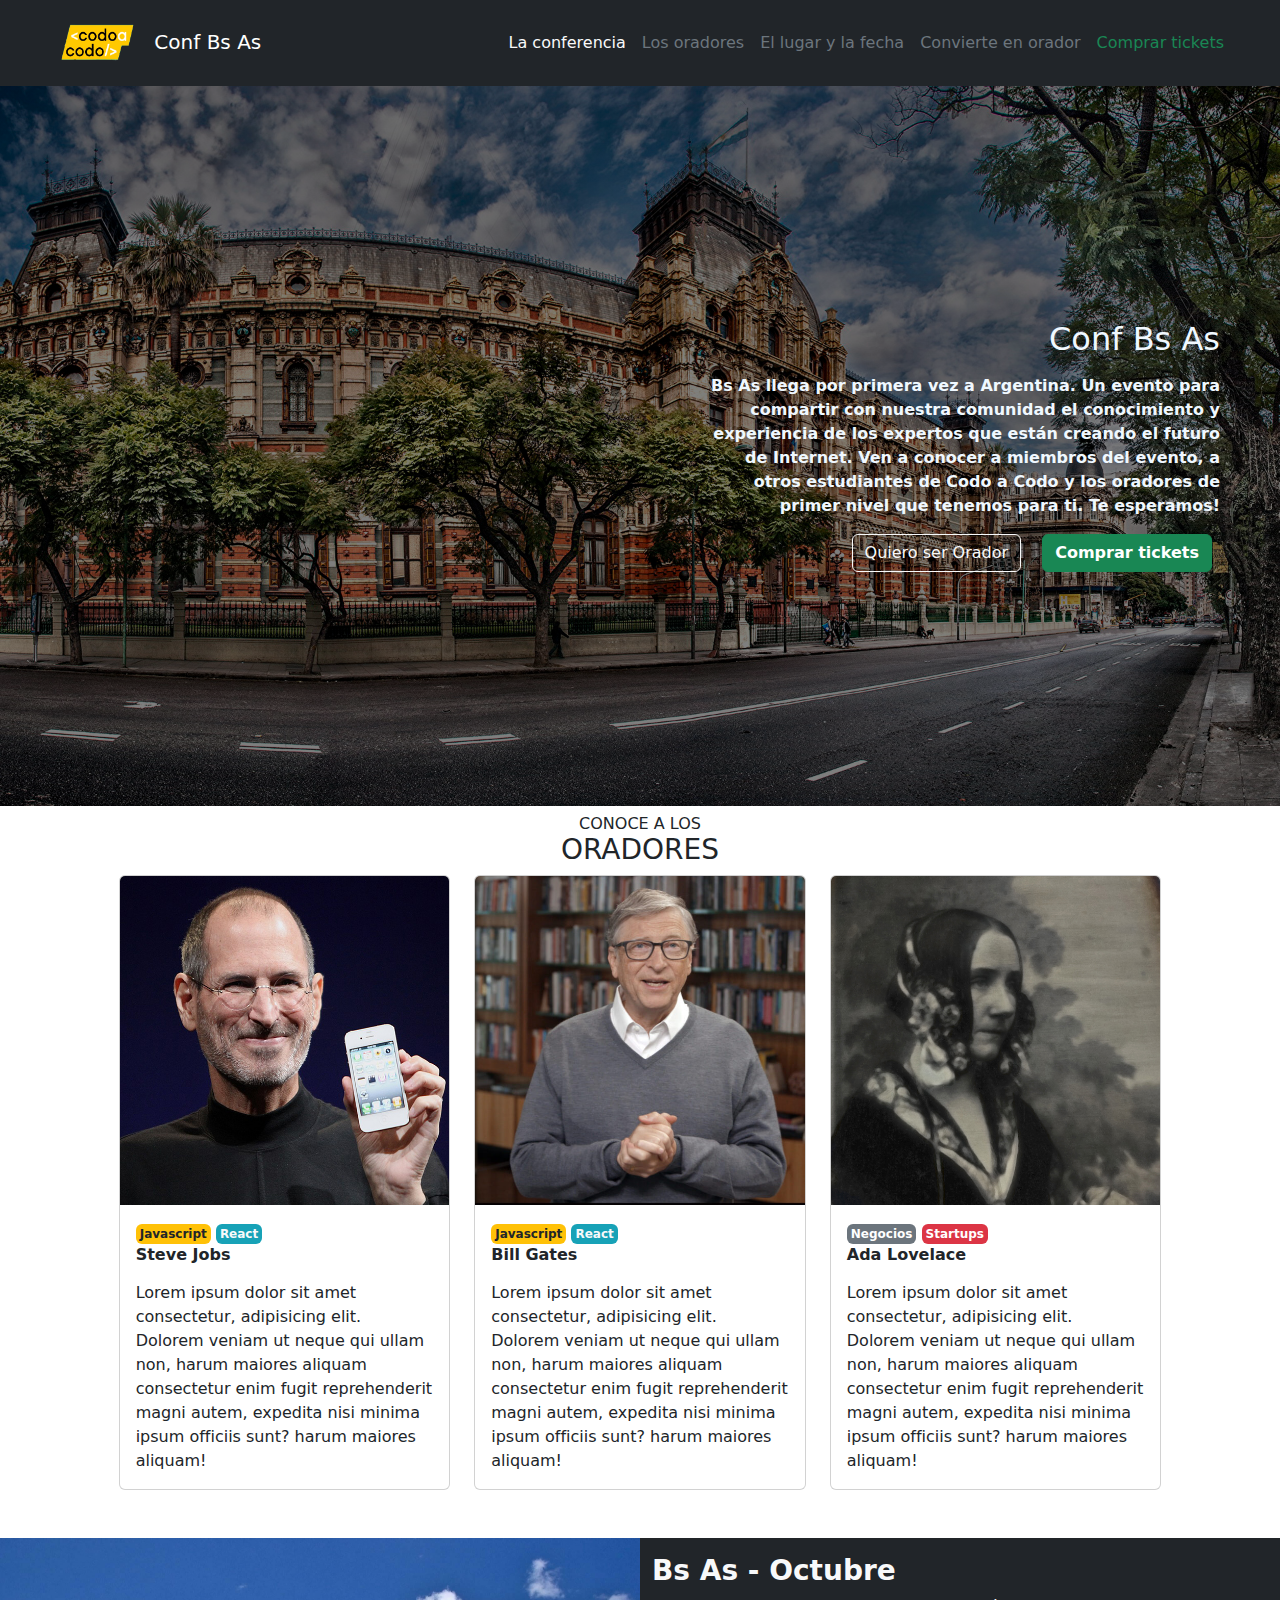
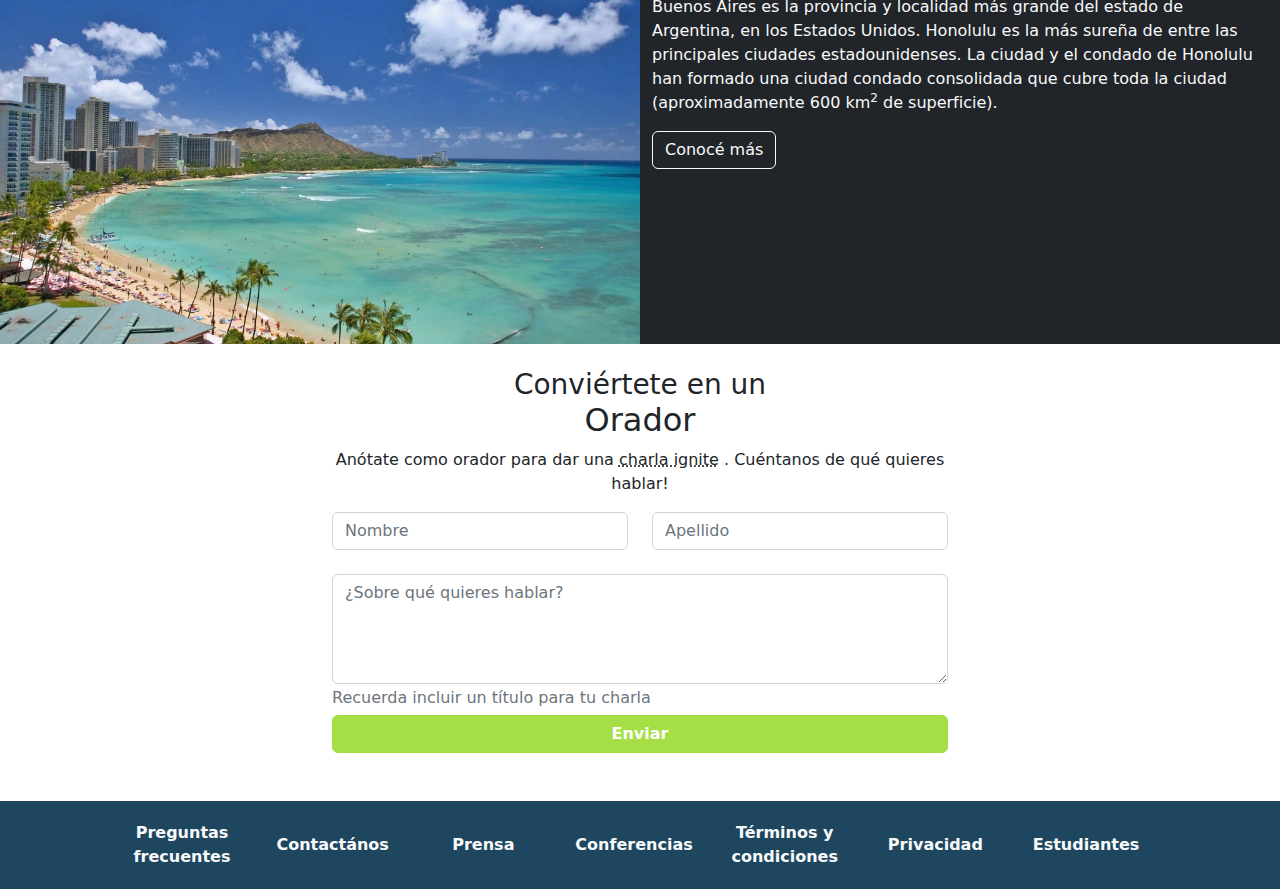
<file: index.html>
<!DOCTYPE html>
<html lang="es">
<head>
    <meta charset="UTF-8">
    <meta http-equiv="X-UA-Compatible" content="IE=edge">
    <meta name="viewport" content="width=device-width, initial-scale=1.0">
    <title>Conf Bs As</title>
    <link rel="shortcut icon" href="materialesPracticos/codoacodo.png">
    <link rel="stylesheet" href="css/style.css">
    <link rel="stylesheet" href="css/bootstrap.css">
</head>
<body>
    <!--Nav-->
    <head>
        <nav class="navbar navbar-expand-md navbar-dark bg-dark"> <!--Faltaria fixed-top-->
            <!--Logo y Nombre-->
            <a href="#" class="navbar-brand text-white enlaceLogo ms-5">
                <img class="confBsAs " src="materialesPracticos/codoacodo.png" width="100" height="60" alt="Logo Codo a Codo"> Conf Bs As
            </a>
            <!--Boton-->
            <button id="botonNavbar"  class="navbar-toggler me-3" type="button" data-bs-toggle="collapse" data-bs-target="#mainNav" aria-controls="mainNav" aria-expanded="false" aria-label="Toggle navigation  "> 
                <span class="navbar-toggler-icon"></span>
            </button>
            <!--Enlaces-->
            <div class="collapse navbar-collapse justify-content-end" id="mainNav">
                <ul class="navbar-nav ms-3 me-5">
                    <li class="nav-item"><a class="nav-link text-light" href="#">La conferencia</a></li>
                    <li class="nav-item"><a class="nav-link text-secondary" href="#">Los oradores</a></li>
                    <li class="nav-item"><a class="nav-link text-secondary" href="#">El lugar y la fecha</a></li>
                    <li class="nav-item"><a class="nav-link text-secondary" href="#">Convierte en orador</a></li>
                    <li class="nav-item"><a class="nav-link text-success" href="tickets.html">Comprar tickets</a></li>
                </ul>
            </div>
        </nav>
    </head>
    <!--MainImage-->
    <section>
        <div class="container-fluid contenedorMaster">
            <div class="row d-flex justify-content-end align-items-center filaMaster">
                <div class="col-12 col-sm-12 col-md-12 col-lg-6">
                    <div class="estilosBloqueMaster me-5 ms-5 text-center text-md-center text-lg-end">
                        <h2 class="fs-2 my-3">Conf Bs As</h2>
                        <p class="fw-bold">Bs As llega por primera vez a Argentina. Un evento para compartir con nuestra comunidad el conocimiento y experiencia de los expertos que están creando el futuro de Internet. Ven a conocer a miembros del evento, a otros estudiantes de Codo a Codo y los oradores de primer nivel que tenemos para ti. Te esperamos!</p>
                        <button type="button" class="btn btn-outline-light mx-2 mb-3">Quiero ser Orador</button>
                        <button type="button" class="btn btn-success fw-bold mx-2 mb-3">Comprar tickets</button>
                    </div>
                </div>
            </div>
        </div>
    </section>
    <!--OradoreSeccion-->
    <main>
        <div class="container-fluid">
            <div class="row justify-content-center filaConoceOradores ">
                <div class="col-6 tituloOradores mt-2">
                    <h3 class="text-uppercase fw-normal text-center fs-6 mb-0">Conoce a los</h3>
                    <h2 class="text-uppercase fw-normal text-center fs-3">Oradores</h2>
                </div>
            </div>
            <div class="row justify-content-center filaOradores ">
                <div class="col-10 mb-5">
                    <div class="row row-cols-1 row-cols-md-3 g-4">
                        <div class="col">
                          <div class="card h-100">
                            <img src="materialesPracticos/steve.jpg" class="card-img-top" alt="Imagen de Steve Jobs">
                            <div class="card-body">
                                <span class="badge bg-secondary bg-warning text-dark p-1">Javascript</span>
                                <span class="badge bg-secondary bg-info text-light p-1" id="botonReact">React</span>
                              <h5 class="card-title pb-2 fs-6 fw-bold">Steve Jobs</h5>
                              <p class="card-text lh-bs">Lorem ipsum dolor sit amet consectetur, adipisicing elit. Dolorem veniam ut neque qui ullam non, harum maiores aliquam consectetur enim fugit reprehenderit magni autem, expedita nisi minima ipsum officiis sunt? harum maiores aliquam!</p>
                            </div>
                          </div>
                        </div>
                        <div class="col">
                          <div class="card h-100">
                            <img src="materialesPracticos/bill.jpg" class="card-img-top" alt="Imagen de Bill Gates">
                            <div class="card-body">
                                <span class="badge bg-secondary bg-warning text-dark p-1">Javascript</span>
                                <span class="badge bg-secondary bg-info text-light p-1" id="botonReact">React</span>
                              <h5 class="card-title pb-2 fs-6 fw-bold">Bill Gates</h5>
                              <p class="card-text lh-bs">Lorem ipsum dolor sit amet consectetur, adipisicing elit. Dolorem veniam ut neque qui ullam non, harum maiores aliquam consectetur enim fugit reprehenderit magni autem, expedita nisi minima ipsum officiis sunt? harum maiores aliquam!</p>
                            </div>
                          </div>
                        </div>
                        <div class="col">
                          <div class="card h-100">
                            <img src="materialesPracticos/ada.jpeg" class="card-img-top" alt="Imagen de Ada Lovelace">
                            <div class="card-body">
                                <span class="badge bg-secondary p-1">Negocios</span>
                                <span class="badge bg-secondary bg-danger p-1">Startups</span>
                              <h5 class="card-title pb-2 fs-6 fw-bold">Ada Lovelace</h5>
                              <p class="card-text lh-bs">Lorem ipsum dolor sit amet consectetur, adipisicing elit. Dolorem veniam ut neque qui ullam non, harum maiores aliquam consectetur enim fugit reprehenderit magni autem, expedita nisi minima ipsum officiis sunt? harum maiores aliquam!</p>
                            </div>
                          </div>
                        </div>
                      </div>
                </div>
            </div>
        </div>
    </main>
    <!--BeachImage-->
    <section>
        <div class="container-fluid contenerdorMasterBeach mb-3">
            <div class="row filaMasterBeach ">
                <div class="col-12 col-md-6 p-0 imgHonolulu">
                    <img src="materialesPracticos/honolulu.jpg" class="img-fluid" alt="Playa Buenos Aires Imagen">
                </div>
                <div class="col-12 col-md-6 pt-3 bg-dark text-light contenidoBeach">
                    <h3 class="text-md-center text-lg-start fw-bold fs-3">Bs As - Octubre</h3>
                    <p class="text-md-center text-lg-start h-auto">Buenos Aires es la provincia y localidad más grande del estado de Argentina, en los Estados Unidos. Honolulu es la más sureña de entre las principales ciudades estadounidenses. La ciudad y el condado de Honolulu han formado una ciudad condado consolidada que cubre toda la ciudad (aproximadamente 600 km<sup>2</sup> de superficie).</p>
                    <button type="button" class="btn btn-outline-light mb-3">Conocé más</button>
                </div>
            </div>
        </div>
    </section>
    <!--Form-->
    <section>
        <div class="container-fluid mb-5">
            <div class="row justify-content-center">
                <div class="col-10 col-sm-10 col-md-6 col-lg-6">
                    <div class="row tituloFooter">
                        <div class="col-12 tituloOradores mt-2 text-center">
                            <h3 class="mb-0">Conviértete en un</h3>
                            <h2>Orador</h2>
                            <p class="fw-normal fs-6">Anótate como orador para dar una <a class="text-decoration-underline text-decoration-none text-dark " href="#">charla ignite</a> . Cuéntanos de qué quieres hablar!</p> 
                        </div>
                    </div>
                    <div class="row justify-content-center formularioAncho">
                        <div class="col-12 col-sm col-md col-lg nombreForm mb-2">
                          <input type="text" class="form-control" placeholder="Nombre" aria-label="First name">
                        </div>
                        <div class="col-12 col-sm col-md col-lg">
                          <input type="text" class="form-control" placeholder="Apellido" aria-label="Last name">
                        </div>
                    </div>
                    <div class="row mt-3">
                        <div class="col-12 col-sm col-md col-lg">
                            <textarea name="area" class="form-control" id="area" cols="30" rows="4" placeholder="¿Sobre qué quieres hablar?"></textarea>
                            <h5 class="recuerdaIncluir fs-6 text-secondary pt-1">Recuerda incluir un título para tu charla</h5>
                        </div>
                    </div>
                    <div class="d-grid gap-2">
                        <button class="btn btn-success fw-bold botonEnviar" type="button">Enviar</button>
                      </div>
                </div>
            </div>
        </div>
    </section>
    <!--Footer-->
    <footer>
       <div class="container-fluid contenedorFooter">
            <div class="row align-items-center justify-content-center">
                <ul class="col-10 list-unstyled list-group list-group-horizontal-md text-white listaDes mt-3 mb-3 fw-bold text-center align-items-center">
                    <li class="col col-sm-12 col-md col-lg mt-1 mb-1">
                        <a href="#" class="text-light text-decoration-none">Preguntas frecuentes</a>
                    </li>
                    <li class="col col-sm-12 col-md col-lg mt-1 mb-1">
                        <a href="#" class="text-light text-decoration-none">Contactános</a>
                    </li>
                    <li class="col col-sm-12 col-md col-lg mt-1 mb-1">
                        <a href="#" class="text-light text-decoration-none">Prensa</a>
                    </li>
                    <li class="col col-sm-12 col-md col-lg mt-1 mb-1">
                        <a href="#" class="text-light text-decoration-none">Conferencias</a>
                    </li>
                    <li class="col col-sm-12 col-md col-lg mt-1 mb-1">
                        <a href="#" class="text-light text-decoration-none">Términos y condiciones</a>
                    </li>
                    <li class="col col-sm-12 col-md col-lg mt-1 mb-1">
                        <a href="#" class="text-light text-decoration-none">Privacidad</a>
                    </li>
                    <li class="col col-sm-12 col-md col-lg mt-1 mb-1">
                        <a href="#" class="text-light text-decoration-none">Estudiantes</a>
                    </li>
                </ul>
            </div>
       </div>
    </footer>
    <script src="js/script.js"></script>
    <script src="js/bootstrap.min.js"></script>
</body>
</html>
</file>
<file: css/style.css>
html {
    font-family: Arial, Helvetica, sans-serif
}
/** NAVBAR **/
@media screen and (max-width: 350px) {
    #botonNavbar {
        display: flex !important;
        margin: auto !important;
    }

} 

/** MASTER IMAGE **/
.contenedorMaster {
    height: 80vh;
}
.filaMaster {
    height: 100%;
    background-image: linear-gradient(rgba(0,0,0,.5), rgba(0,0,0,.5)), url(/materialesPracticos/hawaii.jpg);
    background-position: center;
    background-size: cover;
}
.estilosBloqueMaster {
    color: aliceblue;
}
/*? MEDIA QUERIES MASTER IMAGE ?*/
@media screen and (max-width: 576px) {
    .contenedorMaster {
       height: auto;
    }
}
/** MAIN SECTION **/
 .tituloOradores a {
    text-decoration-style: dotted !important;
 }
 #botonReact {
    background-color: #17A2B7 !important;
    border-color: #17A2B7 !important;
 }
 
 /** BEACH IMAGE **/
 /*? Media Queries ?*/
@media screen and (max-width: 992px) {
    .contenidoBeach p {
        font-size: .9rem;
    }
    .contenidoBeach button {
        margin-left: 36%;
    }
}

 /** FORM **/
.botonEnviar {
    background-color: rgb(166, 223, 69) !important;
    border-color: rgb(163, 219, 66) !important;
}

/** FOOTER **/
.contenedorFooter {
    background-color: #1E465F;
}

/* ================================ COMPRAR TICKETS =============================== */
/** CAJAS TICKETS **/
.documentacion {
    font-size: .8rem;
}

/** TOTAL A PAGAR **/
.totalPagar {
    background-color: #CCE5FF;
    border-color: #B8DAFF !important;
    color: #426495;
}
</file>
